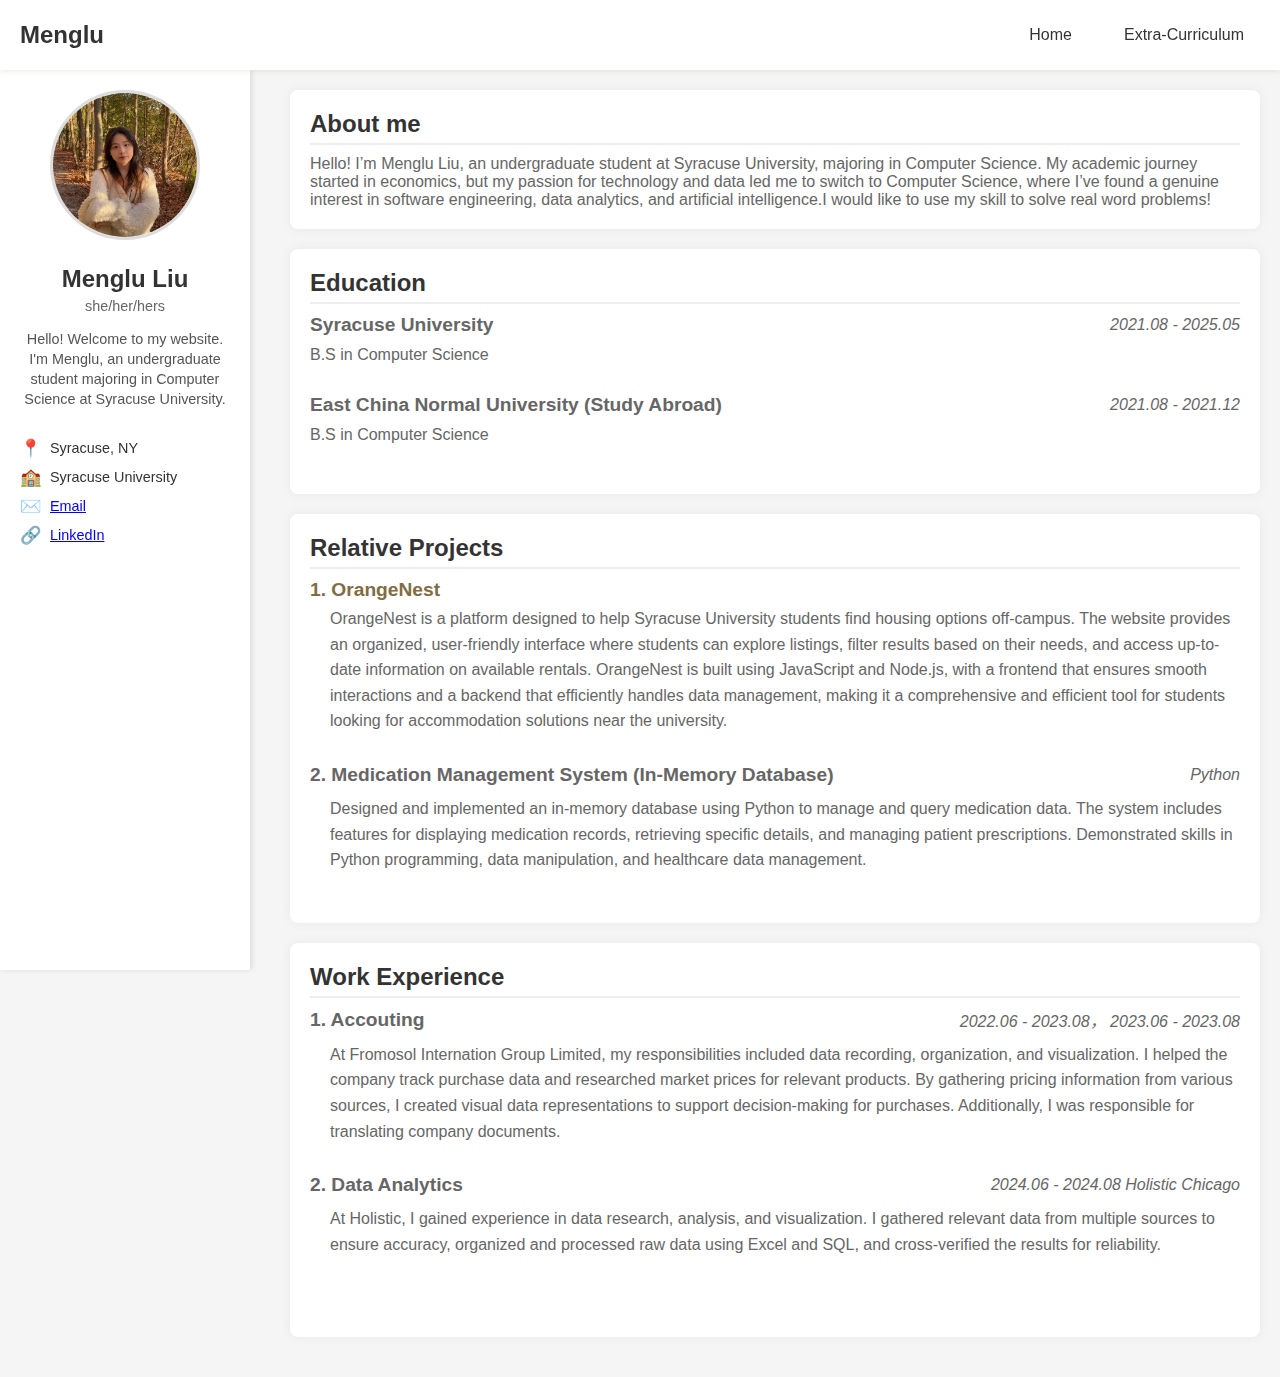
<file: index.html>
<!DOCTYPE html>
<html lang="zh-CN">

<head>
    <meta charset="UTF-8">
    <meta name="viewport" content="width=device-width, initial-scale=1.0">
    <title>Menglu</title>
    <link rel="stylesheet" href="style.css">
    <link rel="stylesheet" href="home.css">
    <script src="script.js" defer></script>
</head>

<body>
    <!-- Header -->
    <header>
        <h1><a href="#" onclick="loadContent('home')">Menglu</a></h1>
        <nav>
            <ul class="header-nav">
                <li><a href="#" onclick="loadContent('home')">Home</a></li>
                <li><a href="#" onclick="loadContent('Extra-Curriculum')">Extra-Curriculum</a></li>
            </ul>
        </nav>
    </header>

    <!-- Left Sidebar -->
    <div class="sidebar">
        <img src="profile.jpg" alt="myPicture" class="profile-image">
        <h2>Menglu Liu</h2>
        <p class="pronouns">she/her/hers</p>
        <p class="bio">
            Hello! Welcome to my website. I'm Menglu, an undergraduate 
            student majoring in Computer Science at Syracuse University.
        </p>
        
        <ul class="contact-info">
            <li><span class="icon">📍</span> Syracuse, NY</li>
            <li><span class="icon">🏫</span> Syracuse University</li>
            <li><span class="icon">✉️</span> <a href="mailto:mliu40@syr.edu">Email</a></li>
            <li><span class="icon">🔗</span> <a href="https://www.linkedin.com/in/menglu-liu/">LinkedIn</a></li>
        </ul>
    </div>


    <!-- Right Content Area -->
    <div class="content" id="main-content">
        <!-- 初始状态为空，页面加载时通过 JavaScript 加载 home.html 的内容 -->
    </div>
    
</body>


</html>
</file>
<file: style.css>
/* 通用样式 */
* {
    margin: 0;
    padding: 0;
    box-sizing: border-box;
    font-family: Arial, sans-serif;
}

body {
    display: flex;
    flex-direction: row;
    background-color: #f5f5f5;
    color: #333;
    min-height: 100vh;
    padding-top: 70px; /* 确保内容不被 Header 遮挡 */
    overflow-x: hidden; /* 防止水平滚动 */
}


/* 顶部 Header 样式 */
header {
    position: fixed;
    top: 0;
    width: 100%;
    background-color: #fff;
    box-shadow: 0 2px 4px rgba(120, 95, 24, 0.1);
    height: 70px;
    display: flex;
    align-items: center;
    justify-content: space-between;
    padding: 0 20px; /* 增加左右内边距 */
    z-index: 1000;
}

/* 左侧标题样式 */
header h1 {
    font-size: 1.5em;
    color: #666; /* 调整颜色 */
    margin: 0;
    font-weight: bold;
}

/* 右侧导航栏样式 */
.header-nav {
    list-style-type: none;
    display: flex;
    gap: 20px;
    margin: 0;
}

.header-nav li {
    display: inline;
}

.header-nav a {
    text-decoration: none;
    font-size: 1em;
    color: #666; /* 调整颜色 */
    padding: 8px 16px;
    border-radius: 4px;
    transition: background-color 0.3s;
}

.header-nav a:hover {
    background-color: #ddd;
    color: #000;
}

header a:link,
header a:visited {
    color: #333; /* 你想要的颜色 */
    text-decoration: none;
}

/* 左侧栏样式 */
.sidebar {
    width: 250px;
    background-color: #fff;
    padding: 20px;
    display: flex;
    flex-direction: column;
    align-items: center;
    box-shadow: 2px 0 5px rgba(0, 0, 0, 0.1);
    position: fixed;
    height: 100%;
    top: 70px; /* 确保左侧栏从 Header 下方开始 */
    left: 0;
    z-index: 999;
}

.profile-image {
    width: 150px;
    height: 150px;
    border-radius: 50%;
    margin-bottom: 15px;
    border: 3px solid #ddd;
}

.sidebar h2 {
    font-size: 1.5em;
    color: #333;
    margin: 10px 0 5px;
}

.sidebar h1 {
    font-size: 1.8em;
    color: #333;
    margin-bottom: 20px;
}

.sidebar nav ul {
    list-style-type: none;
    width: 100%;
    padding-left: 0;
}

.sidebar nav ul li {
    margin: 10px 0;
    text-align: center;
}

.sidebar nav ul li a {
    text-decoration: none;
    font-size: 1em;
    color: #333;
    padding: 8px;
    display: block;
    transition: background-color 0.3s;
}

.sidebar nav ul li a:hover {
    background-color: #ddd;
    color: #000;
}
/* contact info*/
.pronouns {
    font-size: 0.9em;
    color: #666;
    margin-bottom: 15px;
}

.bio {
    font-size: 0.9em;
    color: #555;
    text-align: center;
    margin-bottom: 20px;
    line-height: 1.4;
}

.contact-info {
    list-style: none;
    padding: 0;
    width: 100%;
}

.contact-info li {
    font-size: 0.9em;
    color: #333;
    margin: 8px 0;
    display: flex;
    align-items: center;
}

.contact-info .icon {
    margin-right: 8px;
    font-size: 1.2em;
}


/* 右侧内容样式 */
.content {
    margin-left: 270px;
    padding: 20px;
    flex: 1;
    overflow-y: auto; /* 允许垂直滚动 */
    height: auto; /* 确保内容区域高度自适应 */
}

.content section {
    background-color: #fff;
    padding: 20px;
    margin-bottom: 20px;
    border-radius: 8px;
    box-shadow: 0 0 10px rgba(125, 118, 104, 0.1);
}

.content section h2 {
    font-size: 1.5em;
    color: #333;
    margin-bottom: 10px;
    border-bottom: 2px solid #eee;
    padding-bottom: 5px;
}

.content p, .content ul {
    font-size: 1em;
    color: #666;
}
</file>
<file: home.css>
/* ------------------------------------Education ------------------------------------*/
.school-name {
    font-weight: bold;
    font-size: 1.2em;
    color: #666;
}

.time-period {
    font-size: 1em;
    color: #666;
    text-align: right;
    font-style: italic;
}

.education-item {
    display: flex;
    justify-content: space-between;
    align-items: center;
    margin-bottom: 10px;
}

#education p {
    margin-bottom: 30px; /* 调整为合适的间距 */
}




/* ------------------------------------project ------------------------------------*/
/* 项目标题样式 */
.project-item h3 {
    font-size: 1.2em; /* 增大标题字体 */
    font-weight: bold; /* 设置标题为粗体 */
    margin-bottom: 5px; /* 标题和简介之间的间距 */
}

/* 链接颜色（可选） */
.project-item h3 a {
    color: #806d43;
    text-decoration: none;
}

.project-item h3 a:hover {
    color: #cfac67; /* 鼠标悬停颜色 */
}

/* 项目简介样式 */
.project-description {
    margin-left: 20px; /* 向右缩进，让简介整体右移 */
    font-size: 1em;
    color: #555; /* 调整字体颜色为灰色 */
    line-height: 1.6; /* 增加行距 */
}

#projects p {
    margin-bottom: 30px; /* 调整为合适的间距 */
}


/* ------------------------------------working experience *------------------------------------*/

.work-item h3 {
    font-size: 1.2em; /* 增大标题字体 */
    font-weight: bold; /* 设置标题为粗体 */
    margin-bottom: 5px; /* 标题和简介之间的间距 */
}

/* 链接颜色（可选） */
.work-item h3 a {
    color: #666;
    text-decoration: none;
}

.work-item h3 a:hover {
    color: #cfac67; /* 鼠标悬停颜色 */
}

/* 项目简介样式 */
.work-description {
    margin-left: 20px; /* 向右缩进，让简介整体右移 */
    font-size: 1em;
    color: #555; /* 调整字体颜色为灰色 */
    line-height: 1.6; /* 增加行距 */
}

#work-experience p {
    margin-bottom: 30px; /* 调整为合适的间距 */
}
</file>
